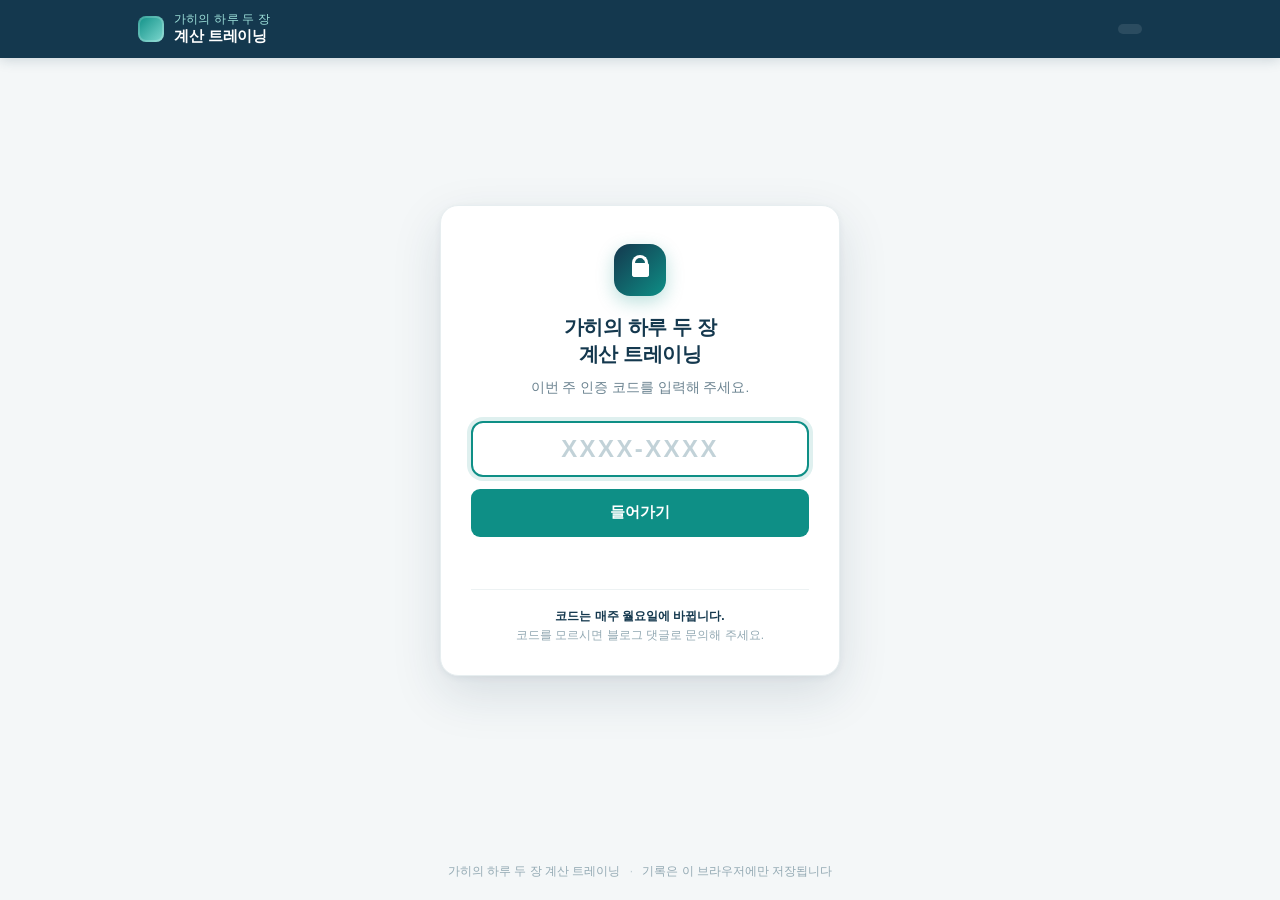
<file: docs/index.html>
<!DOCTYPE html>
<html lang="ko">
<head>
<meta charset="utf-8">
<meta name="viewport" content="width=device-width, initial-scale=1, viewport-fit=cover">
<title>가히의 하루 두 장 계산 트레이닝</title>
<meta name="description" content="초등 계산 연습을 온라인에서 바로 풀고 자동으로 채점받는 학습 사이트">
<meta name="robots" content="noindex, nofollow">
<meta name="theme-color" content="#14384E">
<link rel="icon" href="data:image/svg+xml,%3Csvg xmlns='http://www.w3.org/2000/svg' viewBox='0 0 32 32'%3E%3Crect width='32' height='32' rx='8' fill='%2314384E'/%3E%3Ctext x='16' y='23' font-size='19' text-anchor='middle' fill='%237FD9D0' font-family='sans-serif' font-weight='bold'%3E%C3%97%3C/text%3E%3C/svg%3E">
<link rel="stylesheet" href="assets/app.css">
<link rel="stylesheet" href="assets/concept.css">
<link rel="stylesheet" href="assets/print.css">
</head>
<body class="locked">

<header class="topbar">
  <div class="tb-inner">
    <a class="brand" href="#/">
      <span class="brand-mark"></span>
      <span class="brand-txt">가히의 하루 두 장<b>계산 트레이닝</b></span>
    </a>
    <nav class="crumbs" id="crumbs"></nav>
    <span class="weekchip" id="weeklabel"></span>
  </div>
</header>

<!-- 인증 화면 -->
<div id="gate" class="gate" hidden></div>

<!-- 학습 화면 (인증 후 표시) -->
<main id="shell" class="app" hidden>
  <div id="app"></div>
</main>

<!-- 인쇄 전용 지면 (화면에는 보이지 않습니다) -->
<div id="printarea" class="paper"></div>

<footer class="foot">
  <span>가히의 하루 두 장 계산 트레이닝</span>
  <span class="dot">·</span>
  <span>기록은 이 브라우저에만 저장됩니다</span>
</footer>

<script src="data/manifest.js"></script>
<script src="data/keys.js"></script>
<script src="assets/app.js"></script>
<script src="assets/print.js"></script>
<script src="assets/auth.js"></script>
</body>
</html>
</file>
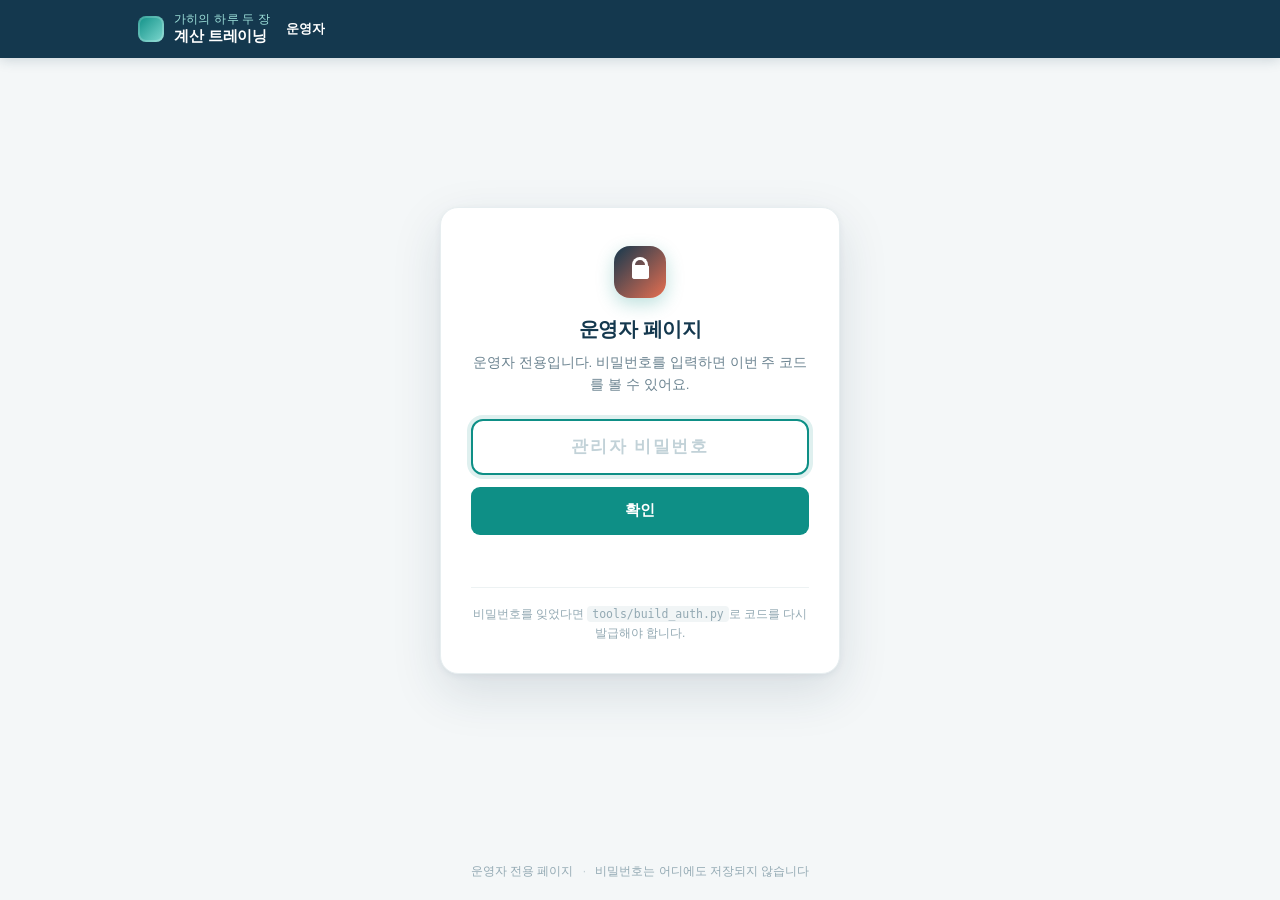
<file: docs/admin.html>
<!DOCTYPE html>
<html lang="ko">
<head>
<meta charset="utf-8">
<meta name="viewport" content="width=device-width, initial-scale=1, viewport-fit=cover">
<title>운영자 · 가히의 하루 두 장 계산 트레이닝</title>
<meta name="robots" content="noindex, nofollow">
<meta name="theme-color" content="#14384E">
<link rel="icon" href="data:image/svg+xml,%3Csvg xmlns='http://www.w3.org/2000/svg' viewBox='0 0 32 32'%3E%3Crect width='32' height='32' rx='8' fill='%2314384E'/%3E%3Ctext x='16' y='23' font-size='19' text-anchor='middle' fill='%237FD9D0' font-family='sans-serif' font-weight='bold'%3E%C3%97%3C/text%3E%3C/svg%3E">
<link rel="stylesheet" href="assets/app.css">
</head>
<body class="locked">

<header class="topbar">
  <div class="tb-inner">
    <a class="brand" href="index.html">
      <span class="brand-mark"></span>
      <span class="brand-txt">가히의 하루 두 장<b>계산 트레이닝</b></span>
    </a>
    <nav class="crumbs"><span class="now">운영자</span></nav>
  </div>
</header>

<div id="gate" class="gate"></div>
<main id="shell" class="app" hidden></main>

<footer class="foot">
  <span>운영자 전용 페이지</span>
  <span class="dot">·</span>
  <span>비밀번호는 어디에도 저장되지 않습니다</span>
</footer>

<script src="data/manifest.js"></script>
<script src="data/adminvault.js"></script>
<script src="data/keys.js"></script>
<script src="assets/admin.js"></script>
</body>
</html>
</file>
<file: docs/assets/app.css>
/* ─────────────────────────────────────────────────────────
   하루 두 장 계산 트레이닝 — 온라인 버전 스타일
   ───────────────────────────────────────────────────────── */

*, *::before, *::after { box-sizing: border-box; }
/* display 를 지정한 요소에도 hidden 속성이 먹도록 */
[hidden] { display: none !important; }
html, body { margin: 0; padding: 0; }

body {
  font-family: 'Pretendard', -apple-system, BlinkMacSystemFont, 'Apple SD Gothic Neo',
               'Noto Sans KR', 'Malgun Gothic', sans-serif;
  color: #17303f;
  background: #F4F7F8;
  -webkit-text-size-adjust: 100%;
  min-height: 100vh;
  display: flex;
  flex-direction: column;
}

:root {
  --teal: #0E8F86; --teal-d: #0A6E67; --teal-l: #E4F4F2;
  --navy: #14384E; --coral: #E76F51; --sand: #F7F3EA;
  --line: #C9DAD8; --gray: #6B8390;
  --ok: #1B9E63; --ng: #D64545;
  --shadow: 0 1px 2px rgba(20,56,78,.06), 0 6px 20px rgba(20,56,78,.07);
}

a { color: inherit; text-decoration: none; }
button { font: inherit; cursor: pointer; border: none; background: none; color: inherit; }

/* ── 상단 바 ───────────────────────────────────────────── */
.topbar {
  background: var(--navy); color: #fff; position: sticky; top: 0; z-index: 50;
  box-shadow: 0 2px 12px rgba(20,56,78,.18);
}
.tb-inner {
  max-width: 1040px; margin: 0 auto; padding: 0 18px;
  height: 58px; display: flex; align-items: center; gap: 16px;
}
.brand { display: flex; align-items: center; gap: 10px; flex: none; }
.brand-mark {
  width: 26px; height: 26px; border-radius: 8px; flex: none;
  background: linear-gradient(135deg, var(--teal) 0%, #7FD9D0 100%);
  box-shadow: inset 0 0 0 2px rgba(255,255,255,.18);
}
.brand-txt { font-size: 12px; line-height: 1.25; color: #9FE3DC; letter-spacing: .02em; }
.brand-txt b { display: block; font-size: 15px; color: #fff; letter-spacing: -.01em; }
.crumbs { display: flex; align-items: center; gap: 8px; font-size: 13px; color: #9FE3DC;
          overflow: hidden; white-space: nowrap; }
.crumbs a { color: #CFEFEB; }
.crumbs a:hover { color: #fff; text-decoration: underline; }
.crumbs .sep { opacity: .5; }
.crumbs .now { color: #fff; font-weight: 600; overflow: hidden; text-overflow: ellipsis; }

/* ── 레이아웃 ─────────────────────────────────────────── */
.app { flex: 1; max-width: 1040px; width: 100%; margin: 0 auto; padding: 26px 18px 56px; }
.loading { text-align: center; color: var(--gray); padding: 60px 0; }
.foot {
  text-align: center; font-size: 12px; color: #93A9B3;
  padding: 20px; border-top: 1px solid #E4EBED; background: #fff;
}
.foot .dot { margin: 0 6px; opacity: .5; }

.page-head { margin-bottom: 22px; }
.page-head h1 { font-size: 26px; font-weight: 800; letter-spacing: -.02em; color: var(--navy); margin: 0; }
.page-head p { margin: 8px 0 0; color: var(--gray); font-size: 14px; line-height: 1.7; }
.eyebrow {
  display: inline-block; background: var(--coral); color: #fff; font-size: 11px; font-weight: 700;
  padding: 4px 11px; border-radius: 20px; letter-spacing: .05em; margin-bottom: 10px;
}

/* ── 카드 ─────────────────────────────────────────────── */
.card-grid { display: grid; grid-template-columns: repeat(auto-fill, minmax(240px, 1fr)); gap: 14px; }
.card {
  background: #fff; border-radius: 14px; padding: 20px; box-shadow: var(--shadow);
  border: 1px solid #E7EEF0; display: block; transition: transform .12s ease, box-shadow .12s ease;
}
a.card:hover { transform: translateY(-2px); box-shadow: 0 4px 8px rgba(20,56,78,.08), 0 14px 32px rgba(20,56,78,.12); }
.card.soon { opacity: .55; }
.card-tag { font-size: 11px; font-weight: 700; color: var(--teal-d); letter-spacing: .06em; }
.card.soon .card-tag { color: var(--gray); }
.card h3 { margin: 7px 0 4px; font-size: 19px; font-weight: 800; color: var(--navy); letter-spacing: -.01em; }
.card .sub { font-size: 13px; color: var(--teal-d); font-weight: 600; }
.card .desc { font-size: 12.5px; color: var(--gray); margin-top: 8px; line-height: 1.6; }

/* 진행률 */
.bar { height: 7px; border-radius: 4px; background: #E7EEF0; overflow: hidden; margin-top: 14px; }
.bar > i { display: block; height: 100%; background: linear-gradient(90deg, var(--teal), #46BFB4); border-radius: 4px; }
.bar-label { display: flex; justify-content: space-between; font-size: 11.5px; color: var(--gray); margin-top: 6px; }
.bar-label b { color: var(--teal-d); }

/* ── 회차 목록 ────────────────────────────────────────── */
.step-list { display: flex; flex-direction: column; gap: 10px; }
.step-row {
  background: #fff; border: 1px solid #E7EEF0; border-radius: 13px; padding: 15px 18px;
  box-shadow: var(--shadow); display: flex; align-items: center; gap: 16px; flex-wrap: wrap;
}
.step-no {
  width: 42px; height: 42px; border-radius: 12px; background: var(--teal-l); color: var(--teal-d);
  display: flex; align-items: center; justify-content: center; font-weight: 800; font-size: 15px; flex: none;
}
.step-row.done .step-no { background: var(--teal); color: #fff; }
.step-main { flex: 1; min-width: 190px; }
.step-main h3 { margin: 0; font-size: 16px; font-weight: 700; color: var(--navy); }
.step-main .tag { font-size: 11.5px; color: var(--coral); font-weight: 700; margin-left: 8px; }
.step-main p { margin: 4px 0 0; font-size: 12.5px; color: var(--gray); line-height: 1.6; }
.step-acts { display: flex; gap: 7px; flex-wrap: wrap; }

/* ── 버튼 ─────────────────────────────────────────────── */
.btn {
  display: inline-flex; align-items: center; justify-content: center; gap: 6px;
  padding: 9px 16px; border-radius: 9px; font-size: 13.5px; font-weight: 700;
  background: var(--teal); color: #fff; transition: filter .12s ease;
  min-height: 40px;
}
.btn:hover { filter: brightness(1.07); }
.btn.ghost { background: #fff; color: var(--navy); border: 1.5px solid var(--line); }
.btn.ghost:hover { background: #F4FAF9; }
.btn.navy { background: var(--navy); }
.btn.coral { background: var(--coral); }
.btn.lg { padding: 13px 26px; font-size: 15px; min-height: 48px; }
.btn[disabled] { opacity: .45; pointer-events: none; }
.btn-row { display: flex; gap: 10px; flex-wrap: wrap; margin-top: 18px; }

/* DAY 칩 */
.day-grid { display: grid; grid-template-columns: repeat(auto-fit, minmax(250px, 1fr)); gap: 14px; margin-top: 18px; }
.day-box { background: #fff; border: 1px solid #E7EEF0; border-radius: 12px; padding: 14px; box-shadow: var(--shadow); }
.day-box h4 { margin: 0 0 10px; font-size: 13px; font-weight: 800; color: var(--teal-d); letter-spacing: .06em; }
.sheet-link {
  display: flex; align-items: center; justify-content: space-between; gap: 8px;
  padding: 9px 11px; border-radius: 8px; background: #F4F7F8; margin-bottom: 6px;
  font-size: 13px; font-weight: 600; color: var(--navy); min-height: 40px;
}
.sheet-link:last-child { margin-bottom: 0; }
.sheet-link:hover { background: var(--teal-l); }
.sheet-link .score { font-size: 11.5px; font-weight: 700; color: var(--gray); }
.sheet-link.cleared { background: #E9F7EF; }
.sheet-link.cleared .score { color: var(--ok); }

/* ── 연습 시트 ────────────────────────────────────────── */
.sheet-head {
  background: #fff; border: 1px solid #E7EEF0; border-radius: 14px; padding: 16px 18px;
  box-shadow: var(--shadow); display: flex; align-items: center; gap: 14px; flex-wrap: wrap;
  position: sticky; top: 58px; z-index: 30; margin-bottom: 18px;
}
.sh-badge {
  width: 46px; height: 46px; border-radius: 12px; background: var(--teal); color: #fff; flex: none;
  display: flex; flex-direction: column; align-items: center; justify-content: center; line-height: 1;
}
.sh-badge b { font-size: 17px; font-weight: 800; }
.sh-badge span { font-size: 8px; letter-spacing: .1em; margin-top: 2px; }
.sh-title { flex: 1; min-width: 150px; }
.sh-title h2 { margin: 0; font-size: 17px; font-weight: 800; color: var(--navy); letter-spacing: -.01em; }
.sh-title p { margin: 3px 0 0; font-size: 12px; color: var(--gray); }
.sh-meta { display: flex; align-items: center; gap: 8px; flex-wrap: wrap; }
.chip {
  background: #F4F7F8; border-radius: 9px; padding: 7px 12px; font-size: 13px;
  font-weight: 700; color: var(--navy); min-width: 62px; text-align: center;
}
.chip small { display: block; font-size: 10px; color: var(--gray); font-weight: 600; }
.chip.ok { background: #E9F7EF; color: var(--ok); }
.chip.ng { background: #FDECEC; color: var(--ng); }

/* 문제 그리드 */
.q-grid { display: grid; gap: 10px; }
.q-grid.cols3 { grid-template-columns: repeat(3, 1fr); }
.q-grid.cols2 { grid-template-columns: repeat(2, 1fr); }
.q-grid.cols1 { grid-template-columns: 1fr; }

.q {
  background: #fff; border: 1px solid #E7EEF0; border-radius: 12px; padding: 14px;
  box-shadow: 0 1px 2px rgba(20,56,78,.05); position: relative;
  display: flex; align-items: center; gap: 10px; min-height: 66px;
}
.q .no { position: absolute; top: 7px; left: 10px; font-size: 10.5px; color: #A7BAC2; font-weight: 600; }
.q .body { display: flex; align-items: center; justify-content: center; gap: 7px;
           flex-wrap: wrap; width: 100%; padding-top: 6px; }
.q.right { border-color: #B6E3CB; background: #F5FCF8; }
.q.wrong { border-color: #F2C2C2; background: #FEF7F7; }
.mark { position: absolute; top: 7px; right: 10px; font-size: 14px; font-weight: 800; }
.q.right .mark { color: var(--ok); }
.q.wrong .mark { color: var(--ng); }

.expr { font-size: 20px; font-weight: 700; color: var(--navy); letter-spacing: .01em; white-space: nowrap; }
.expr .op { color: var(--teal-d); margin: 0 3px; }

/* 입력칸 */
input.blank {
  width: 62px; height: 44px; border: 1.6px solid var(--line); border-radius: 9px;
  text-align: center; font-size: 19px; font-weight: 700; color: var(--navy);
  background: #FBFDFD; font-family: inherit; outline: none; -moz-appearance: textfield;
}
input.blank::-webkit-outer-spin-button, input.blank::-webkit-inner-spin-button {
  -webkit-appearance: none; margin: 0;
}
input.blank:focus { border-color: var(--teal); background: #fff; box-shadow: 0 0 0 3px rgba(14,143,134,.14); }
input.blank.sm { width: 48px; }
input.blank.xs { width: 42px; height: 40px; font-size: 17px; }
input.blank:disabled { background: #F4F7F8; color: var(--navy); opacity: 1; }
.q.wrong input.blank { border-color: #E7A5A5; }
.q.right input.blank { border-color: #A8DCC0; }

.correct-hint { font-size: 12.5px; color: var(--ng); font-weight: 700; margin-left: 4px; white-space: nowrap; }
.solve-hint { font-size: 11.5px; color: var(--gray); width: 100%; text-align: center; margin-top: 4px; }

/* 세로셈 */
.vtable { border-collapse: collapse; margin: 0 auto; }
.vtable td { width: 27px; height: 26px; text-align: center; font-size: 17px; font-weight: 600;
             color: var(--navy); border: 1px dashed #DCE7E6; }
.vtable td.sign { border: none; color: var(--teal-d); width: 22px; }
.vtable tr.uline td { border-bottom: 2px solid var(--navy); }
.vtable td.hdr { border: none; height: 14px; font-size: 9px; color: #A7BAC2; font-weight: 600; }
.vtable td.pad { border: none; }
.vwrap { display: flex; align-items: center; gap: 12px; flex-wrap: wrap; justify-content: center; }

/* 장제법 */
.dtable { border-collapse: collapse; margin: 0 auto; }
.dtable td { width: 27px; height: 27px; text-align: center; font-size: 17px; font-weight: 600; color: var(--navy); }
.dtable tr:first-child td { border-bottom: 2px solid var(--navy); }
.dtable td.dv { border-right: 2px solid var(--navy); }
.dtable td.none { border: none !important; }

/* 수 가족 */
.fam-top { font-size: 18px; font-weight: 800; color: var(--navy); text-align: center; width: 100%; }
.fam-row { display: flex; align-items: center; justify-content: center; gap: 6px; font-size: 17px;
           font-weight: 700; color: var(--navy); margin-top: 8px; width: 100%; flex-wrap: wrap; }
.q.family { flex-direction: column; align-items: stretch; }

/* 묶음 표 */
.bundle-tab { width: 100%; border-collapse: collapse; background: #fff; border-radius: 12px; overflow: hidden;
              box-shadow: var(--shadow); }
.bundle-tab th, .bundle-tab td { border: 1px solid #E7EEF0; padding: 10px 8px; text-align: center;
                                 font-size: 16px; font-weight: 700; color: var(--navy); }
.bundle-tab th { background: var(--navy); color: #fff; font-size: 12px; font-weight: 700; }
.bundle-tab tr.right td { background: #F5FCF8; }
.bundle-tab tr.wrong td { background: #FEF7F7; }
.bundle-tab td.qn { font-size: 11px; color: #A7BAC2; font-weight: 600; width: 34px; }
.bundle-eq { display: flex; align-items: center; justify-content: center; gap: 5px; font-size: 16px; font-weight: 700; }

/* 단위 계산 */
.utable { border-collapse: collapse; margin: 0 auto; }
.utable td { border: 1px dashed #DCE7E6; height: 27px; padding: 0 8px; text-align: right;
             font-size: 16px; font-weight: 600; color: var(--navy); min-width: 68px; }
.utable td.sign { border: none; min-width: 20px; width: 20px; text-align: center; color: var(--teal-d); }
.utable tr.uline td { border-bottom: 2px solid var(--navy); }
.utable td.res { border: none; padding: 6px 2px 0; }
.uu { font-size: 11px; color: var(--gray); margin-left: 3px; font-weight: 500; }
.ures { display: flex; align-items: center; justify-content: flex-end; gap: 4px; }

/* □ 있는 식 */
.q.eq { flex-direction: column; align-items: stretch; }
.eq-q { font-size: 19px; font-weight: 700; color: var(--navy); text-align: center; width: 100%; }
.sqbox { display: inline-flex; align-items: center; justify-content: center;
         width: 26px; height: 26px; border: 2px solid var(--coral); border-radius: 5px;
         color: var(--coral); font-weight: 800; vertical-align: middle; margin: 0 3px; }
.eq-a { display: flex; align-items: center; justify-content: center; gap: 7px; margin-top: 10px;
        font-size: 16px; font-weight: 700; color: var(--navy); }

/* ── 채점 바 ──────────────────────────────────────────── */
.actionbar {
  position: sticky; bottom: 0; z-index: 40; margin: 22px -18px -56px; padding: 12px 18px 18px;
  background: linear-gradient(180deg, rgba(244,247,248,0) 0%, #F4F7F8 26%);
  display: flex; gap: 10px; justify-content: center; flex-wrap: wrap;
}
.actionbar .btn { box-shadow: 0 4px 16px rgba(20,56,78,.16); }

/* 결과 배너 */
.result {
  border-radius: 14px; padding: 18px 20px; margin-bottom: 18px; display: flex;
  align-items: center; gap: 16px; flex-wrap: wrap; box-shadow: var(--shadow);
}
.result.pass { background: #E9F7EF; border: 1px solid #B6E3CB; }
.result.fail { background: #FDF0EC; border: 1px solid #F3C9BC; }
.result .big { font-size: 30px; font-weight: 900; letter-spacing: -.02em; }
.result.pass .big { color: var(--ok); }
.result.fail .big { color: var(--coral); }
.result .txt { flex: 1; min-width: 180px; font-size: 13.5px; line-height: 1.65; color: #2C4A57; }
.result .txt b { color: var(--navy); }

/* ── 원리 페이지 ──────────────────────────────────────── */
.paper-fit { overflow: hidden; -webkit-overflow-scrolling: touch; }
.paper-fit::-webkit-scrollbar { height: 8px; }
.paper-fit::-webkit-scrollbar-thumb { background: #C9DAD8; border-radius: 4px; }
.paper {
  width: 210mm; transform-origin: top left; background: #fff;
  border-radius: 4px; box-shadow: var(--shadow); overflow: hidden;
}
.paper .page { page-break-after: auto; height: auto !important; min-height: 0 !important; }
.paper .cpwrap { display: block; }
.paper .cptip { margin-bottom: 14mm; }

/* ── 반응형 ───────────────────────────────────────────── */
@media (max-width: 860px) {
  .q-grid.cols3 { grid-template-columns: repeat(2, 1fr); }
}
@media (max-width: 620px) {
  .tb-inner { height: 52px; padding: 0 13px; }
  .crumbs { font-size: 12px; }
  .app { padding: 18px 13px 48px; }
  .page-head h1 { font-size: 21px; }
  .q-grid.cols3, .q-grid.cols2 { grid-template-columns: 1fr; }
  .sheet-head { top: 52px; padding: 13px; gap: 10px; }
  .sh-title h2 { font-size: 15px; }
  .expr { font-size: 19px; }
  .actionbar { margin: 20px -13px -48px; padding: 12px 13px 16px; }
  .bundle-tab th, .bundle-tab td { padding: 8px 4px; font-size: 14px; }
  .card-grid { grid-template-columns: 1fr; }
}

@media print {
  .topbar, .foot, .actionbar, .btn-row { display: none !important; }
  body { background: #fff; }
}

/* ═════════════════════════════════════════════════════════
   인증 · 관리자 · 정렬 보정  (기능 추가분)
   ═════════════════════════════════════════════════════════ */

/* 잠금 상태에서는 본문을 감춥니다 */
body.locked .foot { border-top: none; background: transparent; }

/* ── 잠금 화면 ────────────────────────────────────────── */
.gate {
  flex: 1; display: flex; align-items: center; justify-content: center;
  padding: 40px 18px 60px;
}
.gate-card {
  width: 100%; max-width: 400px; background: #fff; border-radius: 18px;
  padding: 38px 30px 30px; box-shadow: 0 2px 6px rgba(20,56,78,.06), 0 18px 50px rgba(20,56,78,.13);
  border: 1px solid #E7EEF0; text-align: center;
}
.gate-mark {
  width: 52px; height: 52px; border-radius: 16px; margin: 0 auto 18px;
  background: linear-gradient(135deg, var(--navy) 0%, var(--teal) 100%);
  display: flex; align-items: center; justify-content: center;
  box-shadow: 0 6px 18px rgba(14,143,134,.28);
}
.gate-mark::after {
  content: ''; width: 17px; height: 14px; border-radius: 3px; background: #fff;
  box-shadow: 0 -7px 0 -3px transparent, inset 0 0 0 20px #fff;
  position: relative;
}
.gate-mark::before {
  content: ''; position: absolute; width: 16px; height: 16px; margin-top: -14px;
  border: 3px solid #fff; border-bottom: none;
  border-radius: 9px 9px 0 0;
}
.gate-mark.admin { background: linear-gradient(135deg, var(--navy) 0%, var(--coral) 100%); }
.gate-card h1 { margin: 0; font-size: 20px; font-weight: 800; color: var(--navy); letter-spacing: -.02em; }
.gate-sub { margin: 9px 0 22px; font-size: 13.5px; color: var(--gray); line-height: 1.65; }
.gate-input {
  width: 100%; height: 56px; border: 2px solid var(--line); border-radius: 12px;
  text-align: center; font-size: 24px; font-weight: 800; letter-spacing: .14em;
  color: var(--navy); background: #FBFDFD; font-family: inherit; outline: none;
}
.gate-input.pw { font-size: 17px; letter-spacing: .06em; font-weight: 600; }
.gate-input::placeholder { color: #C2D2D8; font-weight: 600; letter-spacing: .1em; }
.gate-input:focus { border-color: var(--teal); background: #fff; box-shadow: 0 0 0 4px rgba(14,143,134,.13); }
.gate-btn { width: 100%; margin-top: 12px; }
.gate-msg { min-height: 20px; margin-top: 12px; font-size: 13px; color: var(--gray); line-height: 1.55; }
.gate-msg.err { color: var(--ng); font-weight: 600; }
.gate-foot { margin-top: 20px; padding-top: 17px; border-top: 1px solid #EDF2F3;
             font-size: 12px; color: #93A9B3; line-height: 1.6; }
.gate-foot code { background: #F1F5F6; border-radius: 4px; padding: 1px 5px; font-size: 11.5px; }

/* 상단 주차 표시 */
.weekchip {
  margin-left: auto; flex: none; font-size: 12px; font-weight: 600; color: #9FE3DC;
  background: rgba(255,255,255,.1); border-radius: 20px; padding: 5px 12px; white-space: nowrap;
}

/* ── 가운데 정렬 보정 ─────────────────────────────────── */
.page-head.center { text-align: center; }
.page-head.center p { max-width: 620px; margin-left: auto; margin-right: auto; }
.btn-row.center { justify-content: center; }
.paper-fit { display: block; }

/* ── 관리자 화면 ──────────────────────────────────────── */
.codehero {
  background: var(--navy); border-radius: 18px; padding: 30px 24px 26px; text-align: center;
  box-shadow: 0 18px 44px rgba(20,56,78,.2); margin-bottom: 20px;
}
.ch-label { font-size: 12.5px; font-weight: 700; color: #9FE3DC; letter-spacing: .06em; }
.ch-code {
  font-size: clamp(34px, 8vw, 52px); font-weight: 900; color: #fff; letter-spacing: .1em;
  margin: 12px 0 20px; font-variant-numeric: tabular-nums;
}
.ch-acts { display: flex; gap: 10px; justify-content: center; flex-wrap: wrap; }
.ch-next {
  margin-top: 20px; padding-top: 16px; border-top: 1px solid rgba(255,255,255,.16);
  font-size: 12.5px; color: #B6CEDA;
}
.ch-next b { color: #7FD9D0; letter-spacing: .06em; }

.notebox {
  background: var(--sand); border: 1px solid #E5DCC8; border-radius: 12px;
  padding: 16px 20px; font-size: 13px; color: #6B5A38; line-height: 1.75;
}
.notebox b { display: block; color: #8A5A18; margin-bottom: 6px; }
.notebox ul { margin: 0; padding-left: 18px; }

.sec-title { font-size: 15px; font-weight: 800; color: var(--navy); margin: 26px 0 12px;
             padding-left: 11px; border-left: 4px solid var(--teal); }
.tablewrap { overflow-x: auto; border-radius: 12px; box-shadow: var(--shadow); background: #fff; }
.codetab { width: 100%; border-collapse: collapse; min-width: 480px; }
.codetab th, .codetab td { padding: 11px 12px; text-align: left; font-size: 13px;
                           border-bottom: 1px solid #EDF2F3; color: var(--navy); }
.codetab th { background: #F4F7F8; font-size: 11.5px; color: var(--gray); font-weight: 700; }
.codetab .wk { font-weight: 700; width: 70px; }
.codetab .range { color: var(--gray); font-size: 12.5px; }
.codetab .code code { font-size: 15px; font-weight: 800; letter-spacing: .09em; color: var(--navy); }
.codetab tr.past { opacity: .45; }
.codetab tr.now { background: #E9F7EF; }
.codetab tr.now .code code { color: var(--ok); }
.pill { display: inline-block; font-size: 11px; font-weight: 700; border-radius: 20px; padding: 3px 10px; }
.pill.now { background: var(--ok); color: #fff; }
.pill.past { background: #E7EEF0; color: var(--gray); }
.pill.future { background: var(--teal-l); color: var(--teal-d); }
.mini {
  font-size: 11.5px; font-weight: 700; color: var(--teal-d); background: var(--teal-l);
  border-radius: 7px; padding: 6px 11px; white-space: nowrap;
}
.mini:hover { background: #D2ECE9; }

@media (max-width: 620px) {
  .gate { padding: 22px 14px 40px; }
  .gate-card { padding: 30px 22px 24px; }
  .weekchip { display: none; }
  .codehero { padding: 24px 16px 20px; }
}

/* 인쇄 버튼(작은 크기) */
.btn.sm { padding: 7px 13px; font-size: 12.5px; min-height: 36px; }

/* ── 제목 줄 오른쪽 액션 (인쇄 버튼) ───────────────────── */
.page-head.withaction {
  display: flex; align-items: flex-start; justify-content: space-between;
  gap: 24px; flex-wrap: wrap;
}
.page-head.withaction .ph-main { flex: 1 1 320px; min-width: 260px; }
.page-head.withaction .ph-act {
  flex: none; display: flex; flex-direction: column; align-items: flex-end; gap: 5px;
  padding-top: 26px;
}
.ph-hint { font-size: 11.5px; color: #93A9B3; }

@media (max-width: 620px) {
  .page-head.withaction { gap: 14px; }
  .page-head.withaction .ph-act { padding-top: 0; width: 100%; align-items: stretch; }
  .page-head.withaction .ph-act .btn { width: 100%; }
  .ph-hint { text-align: center; }
}

/* 잠금 화면의 코드 문의 링크 */
.gate-link {
  display: inline-block; margin-top: 12px; padding: 9px 16px; border-radius: 8px;
  background: var(--teal-l); color: var(--teal-d); font-weight: 700; font-size: 12.5px;
}
.gate-link:hover { background: #D2ECE9; }
.gate-foot b { color: var(--navy); font-weight: 700; }

/* 운영 안내 목록 안의 굵은 글씨는 줄바꿈하지 않습니다 */
.notebox li b { display: inline; color: inherit; font-weight: 700; }

/* ═════════════════════════════════════════════════════════
   1학년 유형 (화면용)
   ═════════════════════════════════════════════════════════ */
.q.part { flex-direction: column; align-items: center; }
.q.part .pbar { width: 100%; max-width: 260px; border: 2px solid var(--navy);
                border-radius: 8px; overflow: hidden; margin-top: 4px; }
.q.part .pb-top { height: 46px; display: flex; align-items: center; justify-content: center;
                  background: var(--teal-l); border-bottom: 2px solid var(--navy); }
.q.part .pb-bot { display: flex; }
.q.part .pb-half { flex: 1; height: 46px; display: flex; align-items: center; justify-content: center; }
.q.part .pb-half:first-child { border-right: 2px solid var(--navy); }
.pv { font-size: 22px; font-weight: 800; color: var(--navy); }

.atab { border-collapse: collapse; margin: 0 auto; background: #fff;
        box-shadow: var(--shadow); border-radius: 10px; overflow: hidden; }
.atab th, .atab td { border: 1px solid #E7EEF0; text-align: center; padding: 6px;
                     font-size: 19px; font-weight: 700; color: var(--navy); min-width: 74px; height: 62px; }
.atab .corner { background: var(--navy); color: #fff; font-size: 22px; }
.atab tr:first-child th { background: var(--teal); color: #fff; }
.atab .rowh { background: var(--teal-l); color: var(--teal-d); }
.atab td.right { background: #F5FCF8; }
.atab td.wrong { background: #FEF7F7; }
.atab td { position: relative; }
.atab td .mark { top: 2px; right: 4px; font-size: 12px; }

.q.eq1 { justify-content: center; }
.eq1q { font-size: 21px; font-weight: 700; color: var(--navy);
        display: flex; align-items: center; gap: 6px; }
.sq1 { display: inline-block; width: 26px; height: 26px; border: 2px solid var(--coral);
       border-radius: 5px; }

.q.numfam { flex-direction: column; align-items: stretch; }
.nf-nums { display: flex; justify-content: center; gap: 10px; margin-bottom: 10px; }
.nf-nums span { width: 38px; height: 38px; border-radius: 50%; background: var(--teal-l);
                border: 1.5px solid var(--teal); display: flex; align-items: center;
                justify-content: center; font-size: 17px; font-weight: 800; color: var(--navy); }
.nf-grid { display: grid; grid-template-columns: 1fr 1fr; gap: 8px; }
.nf-item { display: flex; align-items: center; justify-content: center; gap: 5px;
           font-size: 17px; font-weight: 700; color: var(--navy); }

.stab { width: 100%; border-collapse: collapse; background: #fff;
        box-shadow: var(--shadow); border-radius: 10px; overflow: hidden; }
.stab td { border: 1px solid #E7EEF0; text-align: center; padding: 6px; height: 60px;
           font-size: 19px; font-weight: 700; color: var(--navy); }
.stab .sn { border: none; width: 34px; font-size: 11px; color: #A7BAC2; font-weight: 600; }
.stab .smark { border: none; width: 26px; }
.stab tr.right td.sfix { background: #F5FCF8; }
.stab tr.wrong td.sfix { background: #FEF7F7; }

.bhint { font-size: 13.5px; color: var(--teal-d); background: var(--teal-l);
         border-radius: 8px; padding: 10px 14px; margin-bottom: 14px; line-height: 1.55; }

/* ═════════════════════════════════════════════════════════
   1학년 2학기 유형 (화면용)
   ═════════════════════════════════════════════════════════ */

/* 10개씩 묶음과 낱개 */
.q.tens .body { justify-content: flex-start; gap: 10px; }
.tpic { display: inline-flex; align-items: center; gap: 4px; flex-wrap: wrap; }
.tbar { width: 16px; height: 38px; border: 1.5px solid var(--teal); border-radius: 3px;
        background: var(--teal-l); color: var(--teal-d); font-size: 9px; font-weight: 800;
        display: inline-flex; align-items: flex-end; justify-content: center; padding-bottom: 2px; }
.tdot { width: 12px; height: 12px; border-radius: 50%; background: var(--coral); display: inline-block; }
.tgap { width: 8px; display: inline-block; }
.tarrow { font-size: 17px; color: var(--teal); font-weight: 900; }
.tnum { font-size: 26px; font-weight: 800; color: var(--navy); }
.tsplit { font-size: 15px; font-weight: 700; color: var(--navy);
          display: inline-flex; align-items: center; gap: 4px; flex-wrap: wrap; }

/* 세로셈 (두 자리) */
.v2 { border-collapse: collapse; }
.v2 td { width: 28px; height: 28px; text-align: center; font-size: 19px;
         font-weight: 700; color: var(--navy); border: 1px dashed #DCE7E6; }
.v2 .vhdr td { border: none; height: 14px; font-size: 9px; color: #A7BAC2; font-weight: 600; }
.v2 .vsign { border: none; width: 20px; font-size: 17px; color: var(--teal-d); }
.v2 .vline td { border-bottom: 2px solid var(--navy); }

/* 세 수 이어 계산 */
.q.chain, .q.bridge, .q.frames { flex-direction: column; align-items: flex-start; gap: 6px; }
.chq { font-size: 21px; font-weight: 800; color: var(--navy); padding-top: 6px; }
.chq u { text-decoration-color: var(--coral); text-underline-offset: 3px; }
.chstep { font-size: 15px; font-weight: 600; color: #3D5866;
          display: flex; align-items: center; gap: 6px; }
.chstep b { color: var(--teal-d); }

/* 십틀 */
.tframe { display: inline-grid; grid-template-columns: repeat(5, 22px); grid-auto-rows: 22px;
          border: 2px solid var(--navy); flex: none; }
.tfc { border: .5px solid #C8D8D6; }
.tfc.tf-on { background: var(--teal); }
.tfc.tf-x { background: #EDF3F2;
  background-image: linear-gradient(45deg, transparent 44%, #9BB2AF 44%, #9BB2AF 56%, transparent 56%),
                    linear-gradient(-45deg, transparent 44%, #9BB2AF 44%, #9BB2AF 56%, transparent 56%); }
.q.tf .body { justify-content: flex-start; gap: 12px; }
.tfq { font-size: 20px; font-weight: 800; color: var(--navy);
       display: inline-flex; align-items: center; gap: 6px; white-space: nowrap; }

/* 십틀 두 개 (받아올림) */
.frq { font-size: 21px; font-weight: 800; color: var(--navy); padding-top: 6px; }
.frpic { display: flex; align-items: center; gap: 8px; }
.frplus { font-size: 19px; font-weight: 900; color: var(--coral); }
.frstep { display: flex; align-items: center; gap: 6px; font-size: 15px; font-weight: 700; }
.frstep b { color: var(--teal-d); }

/* 10에서 빼기 (받아내림) */
.brgq { font-size: 21px; font-weight: 800; color: var(--navy); padding-top: 6px; }
.brgsplit { display: flex; gap: 6px; }
.brgt, .brgo { width: 42px; height: 32px; border-radius: 6px; display: flex;
               align-items: center; justify-content: center; font-size: 18px; font-weight: 800; }
.brgt { background: var(--navy); color: #fff; }
.brgo { background: var(--teal-l); color: var(--navy); border: 1.5px solid var(--teal); }

@media (max-width: 620px) {
  .atab th, .atab td { min-width: 52px; height: 50px; font-size: 16px; padding: 3px; }
  .stab td { height: 48px; font-size: 16px; }
  .nf-grid { grid-template-columns: 1fr; }
  .tframe { grid-template-columns: repeat(5, 17px); grid-auto-rows: 17px; }
  .tfq, .chq, .frq, .brgq { font-size: 18px; }
  .tbar { width: 13px; height: 32px; }
  .tdot { width: 10px; height: 10px; }
  .q.tens .body { gap: 6px; }
}
</file>
<file: docs/assets/concept.css>
/* 자동 생성 — 인쇄본 원리 페이지 디자인을 웹에서 재사용 */
:root{--teal:#0E8F86; --teal-d:#0A6E67; --teal-l:#E4F4F2;
  --navy:#14384E; --coral:#E76F51; --sand:#F7F3EA;
  --line:#C9DAD8; --gray:#6B8390;}
.paper .page{width:210mm; height:297mm; position:relative; overflow:hidden;
        page-break-after:always; background:#fff;}
.paper .page:last-child{page-break-after:auto;}
.paper .cover{background:var(--navy); color:#fff;}
.paper .cvbg{position:absolute; inset:0;
  background:
    radial-gradient(circle at 88% 12%, rgba(14,143,134,.85) 0 120mm, transparent 120mm),
    radial-gradient(circle at 8% 92%, rgba(231,111,81,.55) 0 80mm, transparent 80mm);}
.paper .cvinner{position:relative; padding:38mm 24mm; height:100%; display:flex; flex-direction:column;}
.paper .cvtag{font-size:11pt; letter-spacing:.22em; color:#9FE3DC; font-weight:600;}
.paper .cvtitle{font-size:44pt; line-height:1.18; margin-top:9mm; font-weight:900; letter-spacing:-.02em;}
.paper .cvtitle span{color:#7FD9D0;}
.paper .cvline{width:34mm; height:2.4mm; background:var(--coral); margin:9mm 0 7mm; border-radius:2mm;}
.paper .cvsub{font-size:16pt; font-weight:700; color:#DCEFEC;}
.paper .cvdesc{margin-top:6mm; font-size:11.5pt; line-height:1.85; color:#B6CEDA;}
.paper .cvname{margin-top:auto; background:rgba(255,255,255,.09); border:1px solid rgba(255,255,255,.22);
          border-radius:4mm; padding:9mm 10mm;}
.paper .cvnrow{display:flex; align-items:center; gap:6mm; margin-bottom:7mm; font-size:12pt;}
.paper .cvnrow:last-child{margin-bottom:0;}
.paper .cvnrow span{width:22mm; color:#9FE3DC; font-weight:600;}
.paper .cvnrow i{flex:1; border-bottom:1.2px solid rgba(255,255,255,.42); height:7mm;}
.paper .toc{padding:15mm 16mm;}
.paper .tochead h2{font-size:22pt; color:var(--navy); font-weight:900;}
.paper .tochead p{margin-top:3mm; font-size:10.5pt; color:var(--gray); line-height:1.7;}
.paper .toctab{width:100%; border-collapse:collapse; margin-top:6mm; font-size:9.5pt;}
.paper .toctab th,.paper .toctab td{border-bottom:1px solid var(--line); padding:2.3mm 2.2mm; vertical-align:middle;}
.paper .tochdr th{background:var(--navy); color:#fff; font-size:9.5pt; font-weight:700; border:none;}
.paper .tno{width:14mm; text-align:center; font-weight:800; color:var(--teal);}
.paper .tti{width:52mm; font-weight:700; color:var(--navy);}
.paper .ttag{width:22mm; text-align:center;}
.paper .ttag{color:var(--coral); font-weight:700; font-size:8.5pt;}
.paper .tgoal{color:#4A6472; line-height:1.55; font-size:9pt;}
.paper .howto{margin-top:6mm;}
.paper .howto h3{font-size:13pt; color:var(--navy); font-weight:800; margin-bottom:5mm;
            padding-left:4mm; border-left:2mm solid var(--teal);}
.paper .howgrid{display:grid; grid-template-columns:1fr 1fr; gap:4mm;}
.paper .howcard{background:var(--teal-l); border-radius:3mm; padding:3.4mm; display:flex; gap:3mm;}
.paper .hnum{width:8mm; height:8mm; flex:none; border-radius:50%; background:var(--teal); color:#fff;
        display:flex; align-items:center; justify-content:center; font-weight:800; font-size:10pt;}
.paper .htxt{font-size:9pt; line-height:1.65; color:#20505A;}
.paper .howwarn{margin-top:4mm; background:#FDF0EC; border:1px solid #F3C9BC; border-radius:3mm;
           padding:3.6mm 5mm; font-size:9pt; color:#9C4028; line-height:1.55;}
.paper .stepcover{padding:0;}
.paper .scnum{position:absolute; right:14mm; top:6mm; font-size:88pt; font-weight:900;
         color:var(--teal-l); letter-spacing:-.04em;}
.paper .scwrap{position:relative; padding:26mm 20mm 0;}
.paper .sctag{display:inline-block; background:var(--coral); color:#fff; font-size:9.5pt; font-weight:700;
         padding:1.6mm 5mm; border-radius:10mm; letter-spacing:.05em;}
.paper .sctitle{font-size:26pt; font-weight:900; color:var(--navy); margin-top:6mm; letter-spacing:-.02em;}
.paper .scgoal{margin-top:7mm; background:var(--teal-l); border-left:2.6mm solid var(--teal);
          border-radius:0 3mm 3mm 0; padding:5.5mm 6mm; font-size:10.5pt; line-height:1.7; color:#1C4B52;}
.paper .scgoal span{display:block; font-size:8.5pt; font-weight:800; color:var(--teal-d);
               letter-spacing:.14em; margin-bottom:2mm;}
.paper .record{position:absolute; left:20mm; right:20mm; bottom:18mm;}
.paper .rechead{font-size:12pt; font-weight:800; color:var(--navy); margin-bottom:5mm;
           padding-left:3.5mm; border-left:2mm solid var(--teal);}
.paper .rectab{width:100%; border-collapse:collapse;}
.paper .rectab th,.paper .rectab td{border:1px solid var(--line); height:10.5mm;}
.paper .rechdr th{background:var(--teal); color:#fff; font-size:7.5pt; font-weight:700;
             height:8mm; padding:0 1mm; border-color:var(--teal);}
.paper .rectab .rd{background:var(--teal-l); color:var(--teal-d); font-weight:800;
              font-size:8.5pt; text-align:center; width:18mm;}
.paper .rectab tr:nth-child(even) td{background:#FAFDFD;}
.paper .rectab tr:nth-child(even) .rd{background:var(--teal-l);}
.paper .recnote{margin-top:4mm; font-size:8.5pt; color:var(--gray); text-align:center; line-height:1.6;}
.paper .concept{padding:0;}
.paper .cpwrap{height:100%; display:flex; flex-direction:column;}
.paper .cphead{background:var(--navy); color:#fff; padding:12mm 17mm 9mm; position:relative;}
.paper .cpkey{display:inline-block; background:var(--coral); font-size:9pt; font-weight:800;
         padding:1.4mm 4.5mm; border-radius:8mm; letter-spacing:.1em;}
.paper .cptitle{font-size:21pt; font-weight:900; margin-top:3.5mm; letter-spacing:-.02em;}
.paper .cpsub{font-size:10pt; color:#9FE3DC; margin-top:2.5mm;}
.paper .cpbody{flex:1; padding:7mm 17mm 0;}
.paper .csec{margin-bottom:5.4mm;}
.paper .csec h3{font-size:11.5pt; font-weight:800; color:var(--navy); display:flex; align-items:center;
           gap:2.5mm; margin-bottom:3mm;}
.paper .csec h3 b{color:var(--teal-d);}
.paper .dot{width:3mm; height:3mm; border-radius:50%; background:var(--teal); flex:none;}
.paper .csec p{font-size:9.3pt; line-height:1.72; color:#3D5866; margin-bottom:3.2mm;}
.paper .csec p b{color:var(--teal-d); font-weight:700;}
.paper .cptip{margin:0 17mm 10mm; background:var(--sand); border:1px solid #E5DCC8; border-radius:3mm;
         padding:4mm 5mm; font-size:8.6pt; line-height:1.7; color:#6B5A38;}
.paper .tiplab{display:block; font-weight:800; color:#A07A2C; font-size:8.5pt; letter-spacing:.1em; margin-bottom:2mm;}
.paper .cptip b{color:#8A5A18;}
.paper .splitbox{background:var(--teal-l); border-radius:4mm; padding:4.6mm; text-align:center;}
.paper .sbig{font-size:20pt; font-weight:900; color:var(--navy);}
.paper .sarrow{font-size:8.5pt; color:var(--teal-d); font-weight:700; margin:3mm 0;}
.paper .sarrow::before{content:'▼ ';}
.paper .spair{display:flex; align-items:center; justify-content:center; gap:4mm;}
.paper .scard{background:#fff; border:1.4px solid var(--teal); border-radius:3mm; padding:3.5mm 5mm; min-width:28mm;}
.paper .sc1{font-size:11pt; font-weight:700; color:#3D5866;}
.paper .sc2{font-size:14pt; font-weight:900; color:var(--teal-d); margin-top:1mm;}
.paper .splus{font-size:16pt; font-weight:900; color:var(--teal-d);}
.paper .sres{margin-top:3mm; font-size:15pt; font-weight:800; color:var(--navy);}
.paper .sres b{color:var(--coral); font-size:18pt;}
.paper .vdemo{display:flex; align-items:center; gap:8mm; background:#F7FBFB; border-radius:4mm; padding:4.6mm 6mm;}
.paper .vdemo.big{padding:5.4mm 6mm;}
.paper .vnote{font-size:8.8pt; line-height:1.75; color:#3D5866;}
.paper .vnote > div{margin-bottom:2mm;}
.paper .vb{display:inline-block; background:var(--teal); color:#fff; font-size:7.5pt; font-weight:700;
      padding:.6mm 2.4mm; border-radius:1.5mm; margin-right:2mm;}
.paper .warn{margin-top:3mm; padding-top:3mm; border-top:1px dashed #C9DAD8;}
.paper .bad{color:#C0392B; font-weight:700;}
.paper .good{color:var(--teal-d); font-weight:700;}
.paper .movebox{display:flex; align-items:stretch; gap:3mm; margin-bottom:5mm;}
.paper .mvstep{flex:1; background:var(--teal-l); border-radius:3mm; padding:4mm; text-align:center;}
.paper .mvlab{font-size:8pt; font-weight:800; color:var(--teal-d); letter-spacing:.08em;}
.paper .mvbody{font-size:11.5pt; font-weight:700; color:var(--navy); margin-top:2mm;}
.paper .mvbody b{color:var(--coral);}
.paper .mvto{display:flex; align-items:center; font-size:13pt; color:var(--teal); font-weight:900;}
.paper .guessrow{display:flex; gap:4mm;}
.paper .gcard{flex:1; border:1.2px solid var(--line); border-radius:3mm; padding:4.5mm; text-align:center;}
.paper .gq{font-size:13pt; font-weight:800; color:var(--navy);}
.paper .ga{font-size:9.5pt; color:#4A6472; margin-top:2.5mm; line-height:1.6;}
.paper .gs{color:var(--teal-d); font-weight:800;}
.paper .gs.bad{color:#C0392B;}
.paper .orderrow{display:flex; align-items:center; gap:3mm; margin-bottom:4mm; justify-content:center;}
.paper .ocard{background:var(--navy); color:#fff; border-radius:2.5mm; padding:2.6mm 5mm;
         font-size:10pt; font-weight:700; display:flex; align-items:center; gap:2.5mm;}
.paper .onum{width:5.5mm; height:5.5mm; border-radius:50%; background:var(--coral);
        display:flex; align-items:center; justify-content:center; font-size:8pt; font-weight:900;}
.paper .oarrow{color:var(--teal); font-weight:900; font-size:12pt;}
.paper .twoq{display:flex; gap:4mm;}
.paper .qcard{flex:1; border:1.4px solid var(--teal); border-radius:3.5mm; padding:5mm; background:#F7FBFB;}
.paper .qcard.alt{border-color:var(--coral); background:#FDF6F3;}
.paper .qtag{display:inline-block; background:var(--teal); color:#fff; font-size:8pt; font-weight:800;
        padding:1.2mm 3.5mm; border-radius:6mm;}
.paper .qcard.alt .qtag{background:var(--coral);}
.paper .qtxt{font-size:10pt; line-height:1.7; color:#2C4A57; margin-top:3mm;}
.paper .qpic{font-size:11pt; letter-spacing:.06em; color:var(--teal-d); margin:3.5mm 0; text-align:center;}
.paper .qcard.alt .qpic{color:var(--coral);}
.paper .qres{font-size:13pt; font-weight:900; color:var(--navy); text-align:center;}
.paper .qunit{font-size:9.5pt; color:var(--coral); font-weight:700;}
.paper .famdemo{background:var(--teal-l); border-radius:4mm; padding:5.5mm;}
.paper .fnums{display:flex; justify-content:center; gap:4mm; margin-bottom:4mm;}
.paper .fnums span{width:13mm; height:13mm; border-radius:50%; background:#fff; border:1.6px solid var(--teal);
              display:flex; align-items:center; justify-content:center; font-size:13pt; font-weight:900; color:var(--navy);}
.paper .fgrid{display:grid; grid-template-columns:1fr 1fr; gap:2.5mm;}
.paper .fitem{background:#fff; border-radius:2.5mm; padding:3mm; text-align:center;
         font-size:12pt; font-weight:700; color:#3D5866;}
.paper .fitem.hi{background:var(--navy); color:#fff; font-weight:900;}
.paper .fnote{margin-top:4mm; font-size:9pt; color:#3D5866; text-align:center; line-height:1.6;}
.paper .revbox{background:#F7FBFB; border-radius:4mm; padding:5.5mm; text-align:center;}
.paper .rvq{font-size:17pt; font-weight:900; color:var(--navy);}
.paper .rvarrow{font-size:8.5pt; color:var(--teal-d); font-weight:700; margin:2.5mm 0;}
.paper .rvarrow::before{content:'▼ ';}
.paper .rvlist{display:flex; justify-content:center; gap:2.5mm;}
.paper .rvlist span{background:#fff; border:1.2px solid var(--line); border-radius:2.5mm;
               padding:2.6mm 3.5mm; font-size:10.5pt; font-weight:700; color:#6B8390;}
.paper .rvlist .hit{background:var(--coral); border-color:var(--coral); color:#fff; font-weight:900;}
.paper .rvres{margin-top:3.5mm; font-size:13pt; font-weight:800; color:var(--navy);}
.paper .rvres b{color:var(--coral); font-size:16pt;}
.paper .tipline{margin-top:3.5mm; font-size:9.5pt; color:#3D5866; background:var(--teal-l);
           border-radius:2.5mm; padding:3.5mm 4.5mm; line-height:1.6;}
.paper .tipline b{color:var(--teal-d);}
.paper .ddemo{display:flex; align-items:center; gap:8mm; background:#F7FBFB; border-radius:4mm; padding:4.6mm 6mm;}
.paper .dnote{font-size:9.5pt; line-height:1.9;}
.paper .dnote .ok{color:var(--teal-d); font-weight:700;}
.paper .dnote .ng{color:#C0392B; font-weight:700;}
.paper .checkbox{display:flex; gap:3mm; align-items:stretch;}
.paper .ckstep{flex:1; background:var(--teal-l); border-radius:3mm; padding:4.5mm; text-align:center;}
.paper .ckstep.ok{background:#E9F7EF;}
.paper .cklab{font-size:8pt; font-weight:800; color:var(--teal-d); letter-spacing:.08em;}
.paper .ckbody{font-size:12pt; font-weight:700; color:var(--navy); margin-top:2mm;}
.paper .ckbody b{color:var(--coral);}
.paper .ckto{display:flex; align-items:center; font-size:13pt; color:var(--teal); font-weight:900;}
.paper .rulegrid{display:grid; grid-template-columns:1fr 1fr; gap:3.5mm;}
.paper .rcard{border:1.2px solid var(--line); border-radius:3mm; padding:4mm 4.5mm;}
.paper .rcard.warn{border-color:#F3C9BC; background:#FDF6F3;}
.paper .rf{font-size:13pt; font-weight:900; color:var(--navy);}
.paper .no{font-size:9pt; color:#C0392B; margin-left:2mm;}
.paper .rex{font-size:10.5pt; color:var(--teal-d); font-weight:700; margin-top:1.5mm;}
.paper .rwhy{font-size:8.5pt; color:var(--gray); margin-top:1.5mm;}
.paper .unitcards{display:flex; gap:4mm;}
.paper .ucard{flex:1; border-radius:3.5mm; padding:5mm; text-align:center;}
.paper .ucard.t{background:var(--teal-l); border:1.4px solid var(--teal);}
.paper .ucard.l{background:#FDF6F3; border:1.4px solid var(--coral);}
.paper .ut1{font-size:10pt; font-weight:800; color:var(--navy); margin-bottom:2.5mm;}
.paper .ut2{font-size:12.5pt; font-weight:800; color:var(--teal-d); line-height:1.75;}
.paper .ucard.l .ut2{color:#B0492F;}
.paper .udemo{display:flex; gap:4mm;}
.paper .udbox{flex:1; background:#F7FBFB; border-radius:3.5mm; padding:4.5mm; text-align:center;}
.paper .udlab{font-size:9pt; font-weight:800; color:var(--navy); margin-bottom:3mm;}
.paper .udnote{font-size:8.5pt; color:#4A6472; margin-top:3mm; line-height:1.6;}
.paper .udnote b{color:var(--coral);}
.paper .coverbox{display:flex; gap:3.5mm;}
.paper .cvcase{flex:1; border:1.3px solid var(--teal); border-radius:3.5mm; padding:4.5mm 4mm; text-align:center; background:#F7FBFB;}
.paper .cvcase.alt{border-color:var(--coral); background:#FDF6F3;}
.paper .cvhead{font-size:9pt; font-weight:800; color:var(--navy); min-height:9mm; line-height:1.5;}
.paper .cvq{font-size:14pt; font-weight:900; color:var(--navy); margin:2.5mm 0;}
.paper .sqd{display:inline-block; min-width:6.5mm; border:1.4px solid var(--coral); border-radius:1.2mm;
       color:var(--coral); padding:0 1mm;}
.paper .cvsay{font-size:8.5pt; color:var(--gray); font-style:italic;}
.paper .cva{font-size:11.5pt; font-weight:800; color:var(--teal-d); margin:2.5mm 0;}
.paper .cva b{color:var(--coral); font-size:14pt;}
.paper .cvrule{font-size:8pt; color:#fff; background:var(--navy); border-radius:6mm; padding:1.4mm 2mm;}
.paper .verifyrow{display:flex; gap:4mm;}
.paper .vfcard{flex:1; border:1.2px solid var(--line); border-radius:3mm; padding:4mm; text-align:center;}
.paper .vfcard.bad{border-color:#F3C9BC; background:#FDF6F3;}
.paper .vfq{font-size:13pt; font-weight:800; color:var(--navy);}
.paper .vfa{font-size:9pt; color:#4A6472; margin-top:2mm;}
.paper .csec.chk{background:var(--navy); border-radius:4mm; padding:4.2mm 5.5mm; margin-bottom:4mm;}
.paper .csec.chk h3{color:#fff;}
.paper .csec.chk .dot{background:var(--coral);}
.paper .chkrow{display:flex; align-items:center; justify-content:space-between; gap:5mm;}
.paper .chkq{font-size:11pt; font-weight:700; color:#fff; line-height:2.05;}
.paper .cbox{display:inline-block; width:10mm; height:6.4mm; background:#fff; border-radius:1.2mm;
        vertical-align:middle; margin:0 1mm;}
.paper .cbox.wide{width:17mm;}
.paper .chkhint{font-size:8.5pt; color:#9FE3DC; white-space:nowrap;}
.paper .ws{padding:12mm 14mm 10mm; display:flex; flex-direction:column;}
.paper .wshead{display:flex; align-items:center; gap:4mm; border-bottom:2.2px solid var(--navy);
          padding-bottom:3.5mm; margin-bottom:6mm;}
.paper .daybadge{width:14mm; height:14mm; border-radius:3mm; background:var(--teal); color:#fff;
            display:flex; flex-direction:column; align-items:center; justify-content:center; flex:none;}
.paper .dnum{font-size:15pt; font-weight:900; line-height:1;}
.paper .dlab{font-size:6pt; letter-spacing:.12em; margin-top:.6mm;}
.paper .wstitle{flex:1; font-size:15pt; font-weight:900; color:var(--navy); letter-spacing:-.02em;}
.paper .abbadge{width:9mm; height:9mm; border-radius:2mm; background:var(--navy); color:#fff;
           display:flex; align-items:center; justify-content:center; font-size:12pt; font-weight:900; flex:none;}
.paper .scorebox{border:1.2px solid var(--line); border-radius:2mm; overflow:hidden; width:34mm; flex:none;}
.paper .sbrow{display:flex; font-size:7.5pt; color:var(--gray);}
.paper .sbrow span{flex:1; text-align:center; padding:1.1mm 0; border-bottom:1px solid #E8F0EF;}
.paper .sbrow span:first-child{border-right:1px solid #E8F0EF;}
.paper .sbtot{font-size:7.5pt; text-align:center; padding:1.4mm 0; background:var(--teal-l);
         color:var(--teal-d); font-weight:700;}
.paper .wsbody{flex:1; min-height:0; display:flex; flex-direction:column;}
.paper .pfoot{text-align:center; font-size:7.5pt; color:#A8BCC4; margin-top:3mm; flex:none;}
.paper .grid{display:grid; gap:0; flex:1; min-height:0;}
.paper .g2{grid-template-columns:1fr 1fr;}
.paper .g3{grid-template-columns:1fr 1fr 1fr;}
.paper .g4{grid-template-columns:repeat(4,1fr);}
.paper .qn{font-size:8pt; color:var(--gray); margin-right:1.5mm; vertical-align:top;}
.paper .mh{display:flex; align-items:center; padding:1mm 2mm;}
.paper .expr{font-size:15pt; font-weight:600; color:var(--navy); letter-spacing:.02em;}
.paper .op{margin:0 1.6mm; color:var(--teal-d);}
.paper .ansbox{display:inline-block; width:19mm; height:8.5mm; border:1.2px solid #B9CBC9;
          border-radius:1.4mm; margin-left:1.5mm; background:#FAFDFD;}
.paper .ansbox.sm{width:12mm;}
.paper .vgrid{align-content:space-around;}
.paper .vcell{display:flex; align-items:flex-start; justify-content:center; padding:1mm;}
.paper .vt{border-collapse:collapse;}
.paper .vt td,.paper .vt th{width:7.2mm; height:6.8mm; text-align:center; font-size:12.5pt; font-weight:600;
                 color:var(--navy); border:1px dashed #D6E3E1;}
.paper .vt th{height:4mm; font-size:6.5pt; font-weight:600; color:#9FB4BC; border:none;}
.paper .vt .vcarry td{height:4.2mm; border:none;}
.paper .vt .vline td{border-bottom:1.6px solid var(--navy);}
.paper .vt .sign{border:none; color:var(--teal-d); font-size:13pt;}
.paper .vt .blank{}
.paper .vt .carry{border:none;}
.paper .vt.demo td{font-size:14pt;}
.paper .vt .hl{color:var(--coral); font-weight:900;}
.paper .carrynum{font-size:8pt !important; color:var(--coral) !important; font-weight:800; border:none !important;}
.paper .dgrid{align-content:space-around;}
.paper .dcell{display:flex; align-items:flex-start; justify-content:center; padding:1mm;}
.paper .dt{border-collapse:collapse;}
.paper .dt td{width:8mm; height:7.4mm; text-align:center; font-size:13pt; font-weight:600; color:var(--navy);}
.paper .dt .dempty{border:none;}
.paper .dt tr:first-child td{border-bottom:1.6px solid var(--navy);}
.paper .dt tr:first-child .dempty{border-bottom:none;}
.paper .dt .qslot{border:1px dashed #D6E3E1; border-bottom:1.6px solid var(--navy);}
.paper .dt .dvsr{border-right:1.6px solid var(--navy); position:relative;}
.paper .dt.demo td{font-size:15pt;}
.paper .dt .hl{color:var(--coral); font-weight:900;}
.paper .famgrid{align-content:space-around;}
.paper .fam{border:1.2px solid var(--line); border-radius:3mm; padding:4mm 5mm; margin:1.6mm;}
.paper .famtop{font-size:14pt; font-weight:800; color:var(--navy); text-align:center;}
.paper .famarrow{font-size:8pt; color:var(--teal-d); text-align:center; margin:2mm 0;}
.paper .famrow{text-align:center; font-size:13pt; font-weight:700; color:var(--navy); margin-top:2.6mm;}
.paper .fbox{display:inline-block; width:11mm; height:7.5mm; border:1.2px solid #B9CBC9;
        border-radius:1.4mm; vertical-align:middle; margin:0 1mm;}
.paper .bhint{font-size:9pt; color:var(--teal-d); background:var(--teal-l); border-radius:2mm;
         padding:2.6mm 4mm; margin-bottom:4mm;}
.paper .btab{width:100%; border-collapse:collapse;}
.paper .btab th,.paper .btab td{border:1px solid var(--line); text-align:center; padding:3mm 2mm;
                     font-size:13pt; font-weight:700; color:var(--navy); height:18mm;}
.paper .bthdr th{background:var(--navy); color:#fff; font-size:9pt; font-weight:700; height:auto; padding:2.8mm 2mm;}
.paper .bn{width:10mm; font-size:8pt !important; color:var(--gray) !important; font-weight:400 !important;}
.paper .hb{display:inline-block; width:12mm; height:8mm; border:1.2px solid #B9CBC9; border-radius:1.4mm;
      background:#FAFDFD; vertical-align:middle;}
.paper .bex{width:62mm;}
.paper .lbox{display:inline-block; width:11mm; height:7.5mm; border-bottom:1.4px solid #B9CBC9; vertical-align:middle; margin:0 1mm;}
.paper .ugrid{align-content:space-around;}
.paper .ucell{display:flex; align-items:flex-start; justify-content:center; padding:1.5mm;}
.paper .ut{border-collapse:collapse;}
.paper .ut td{border:1px dashed #D6E3E1; height:7.4mm; text-align:right; padding:0 2.4mm;
         font-size:13pt; font-weight:600; color:var(--navy); min-width:20mm;}
.paper .ut .usign{border:none; width:7mm; min-width:7mm; text-align:center; color:var(--teal-d); font-size:13pt;}
.paper .ut .ucarry td{border:none; height:4.4mm;}
.paper .ut .uline td{border-bottom:1.6px solid var(--navy);}
.paper .ut .ublank td{}
.paper .uu{font-size:8pt; color:var(--gray); margin-left:1mm; font-weight:400;}
.paper .ut .hl{color:var(--coral); font-weight:900;}
.paper .ut.demo td{font-size:13pt;}
.paper .eqgrid{align-content:space-around;}
.paper .eqcell{padding:1.4mm 3mm;}
.paper .eqq{font-size:12.5pt; font-weight:700; color:var(--navy); margin-bottom:1.6mm;}
.paper .sq{display:inline-block; width:7.2mm; height:7.2mm; border:1.4px solid var(--navy);
      border-radius:1.4mm; vertical-align:middle; margin:0 1mm;}
.paper .eqs{font-size:11pt; color:var(--navy); font-weight:600;}
.paper .eqline{display:inline-block; width:24mm; border-bottom:1.2px solid #B9CBC9; height:6mm; vertical-align:middle;}
.paper .eqline.short{width:14mm;}
.paper .ans{padding:14mm 14mm 8mm; display:flex; flex-direction:column;}
.paper .anshead{font-size:20pt; font-weight:900; color:var(--navy); margin-bottom:6mm;
           padding-left:4mm; border-left:3mm solid var(--coral);}
.paper .anstitle{font-size:10.5pt; font-weight:800; color:#fff; background:var(--navy);
            border-radius:2mm; padding:2mm 4mm; margin:0 0 3mm; flex:none;}
.paper .anscont{font-size:8.5pt; font-weight:600; color:#9FE3DC;}
.paper .ansblock{display:flex; gap:3mm; margin-bottom:2.4mm; align-items:flex-start; flex:none;}
.paper .anslab{font-size:8pt; font-weight:700; color:var(--teal-d); background:var(--teal-l);
          border-radius:1.5mm; padding:1.4mm 2.6mm; white-space:nowrap; flex:none; width:20mm; text-align:center;}
.paper .anslist{flex:1; display:grid; grid-template-columns:repeat(8,1fr); gap:1mm 2mm;}
.paper .ansblock.wide .anslist{grid-template-columns:repeat(4,1fr);}
.paper .ai{font-size:8.5pt; color:var(--navy); white-space:nowrap;}
.paper .ai i{font-size:6.5pt; color:var(--gray); font-style:normal; margin-right:.8mm;}

/* ── 1학년 전용 (자동 생성) ────────────────────── */
.paper .pgrid{align-content:space-around;}
.paper .pcell{display:flex; align-items:flex-start; gap:2.5mm; padding:2mm 4mm;}
.paper .pbar{width:52mm; border:1.4px solid var(--navy); border-radius:2mm; overflow:hidden;}
.paper .pb-top{height:13mm; display:flex; align-items:center; justify-content:center;
          font-size:15pt; font-weight:800; color:var(--navy); background:var(--teal-l);
          border-bottom:1.4px solid var(--navy);}
.paper .pb-bot{display:flex;}
.paper .pb-half{flex:1; height:13mm; display:flex; align-items:center; justify-content:center;
           font-size:15pt; font-weight:700; color:var(--navy);}
.paper .pb-half:first-child{border-right:1.4px solid var(--navy);}
.paper .pb-blank{display:inline-block; width:12mm; height:7mm; border-bottom:1.4px solid #B9CBC9;}
.paper .pbar.demo{width:44mm;}
.paper .pdemo{display:flex; align-items:center; gap:8mm; background:#F7FBFB; border-radius:4mm; padding:5mm 6mm;}
.paper .pdnote{font-size:9.5pt; line-height:1.9; color:#3D5866;}
.paper .pdnote b{color:var(--teal-d);}
.paper .ladder{background:var(--teal-l); border-radius:3.5mm; padding:4.5mm;}
.paper .ldrow{display:flex; align-items:center; gap:2mm; flex-wrap:wrap; justify-content:center;}
.paper .ldw{background:var(--navy); color:#fff; font-size:11pt; font-weight:800;
       border-radius:2mm; padding:1.8mm 3.5mm;}
.paper .ldp{background:#fff; border:1px solid var(--line); border-radius:2mm;
       padding:1.8mm 3mm; font-size:10.5pt; font-weight:700; color:var(--navy);}
.paper .bridge{display:flex; align-items:stretch; gap:3mm; justify-content:center;}
.paper .brcard{flex:1; max-width:60mm; background:#F7FBFB; border:1.2px solid var(--line);
          border-radius:3mm; padding:4mm; text-align:center;}
.paper .brcard.hi{background:var(--navy); border-color:var(--navy);}
.paper .brlab{font-size:8pt; font-weight:800; color:var(--teal-d); letter-spacing:.08em;}
.paper .brcard.hi .brlab{color:#7FD9D0;}
.paper .brbody{font-size:13pt; font-weight:800; color:var(--navy); margin-top:1.8mm;}
.paper .brcard.hi .brbody{color:#fff;}
.paper .brcard.hi .brbody b{color:#7FD9D0;}
.paper .brto{display:flex; align-items:center; font-size:14pt; font-weight:900; color:var(--teal);}
.paper .readrow{display:flex; gap:3.5mm;}
.paper .rdcard{flex:1; border:1.2px solid var(--line); border-radius:3mm; padding:4mm; text-align:center;}
.paper .rdcard.bad{border-color:#F3C9BC; background:#FDF6F3;}
.paper .rdq{font-size:14pt; font-weight:800; color:var(--navy);}
.paper .rda{font-size:9pt; color:#4A6472; margin-top:2mm;}
.paper .swaprow{display:flex; gap:3mm; align-items:stretch; justify-content:center;}
.paper .swcard{flex:1; max-width:62mm; border:1.2px solid var(--line); border-radius:3mm;
          padding:4mm; text-align:center;}
.paper .swcard.hi{background:var(--teal-l); border-color:var(--teal);}
.paper .swq{font-size:14pt; font-weight:800; color:var(--navy);}
.paper .swa{font-size:8.5pt; color:var(--gray); margin-top:1.8mm;}
.paper .swto{display:flex; align-items:center; font-size:15pt; color:var(--teal); font-weight:900;}
.paper .seqdemo{display:flex; gap:2.5mm; justify-content:center;}
.paper .seqdemo span{width:14mm; height:11mm; border:1.2px solid var(--line); border-radius:2mm;
                display:flex; align-items:center; justify-content:center;
                font-size:12pt; font-weight:700; color:var(--navy); background:#fff;}
.paper .seqdemo .hi{background:var(--coral); border-color:var(--coral); color:#fff;}
.paper .atab{border-collapse:collapse; margin:0 auto;}
.paper .atab th,.paper .atab td{width:33mm; height:30mm; text-align:center; border:1.2px solid var(--line);
                     font-size:19pt; font-weight:700; color:var(--navy);}
.paper .atab .corner{background:var(--navy); color:#fff; font-size:22pt;}
.paper .atab tr:first-child th{background:var(--teal); color:#fff;}
.paper .atab .rowh{background:var(--teal-l); color:var(--teal-d);}
.paper .atab .tblank{background:#FBFDFD;}
.paper .eq1grid{align-content:space-around;}
.paper .eq1{display:flex; align-items:center; gap:2mm; padding:1.5mm 3mm;}
.paper .eq1q{font-size:15pt; font-weight:700; color:var(--navy);}
.paper .sq1{display:inline-block; width:9mm; height:9mm; border:1.5px solid var(--coral);
       border-radius:1.5mm; vertical-align:middle; margin:0 1.5mm;}
.paper .nfgrid{align-content:space-around;}
.paper .nfam{border:1.2px solid var(--line); border-radius:3mm; padding:4.5mm 5mm; margin:2mm;}
.paper .nf-nums{display:flex; justify-content:center; gap:3mm; margin-bottom:2.5mm;}
.paper .nf-nums span{width:11mm; height:11mm; border-radius:50%; background:var(--teal-l);
                border:1.2px solid var(--teal); display:flex; align-items:center;
                justify-content:center; font-size:12pt; font-weight:800; color:var(--navy);}
.paper .nf-grid{display:grid; grid-template-columns:1fr 1fr; gap:2mm;}
.paper .nf-item{font-size:13pt; font-weight:700; color:var(--navy); text-align:center;}
.paper .nf-box{display:inline-block; width:10mm; height:7mm; border:1.2px solid #B9CBC9;
          border-radius:1.2mm; vertical-align:middle; margin-left:1mm;}
.paper .stab{width:100%; border-collapse:collapse;}
.paper .stab td{border:1px solid var(--line); height:15mm; text-align:center;
           font-size:15pt; font-weight:700; color:var(--navy);}
.paper .stab .sn{border:none; width:10mm; font-size:8pt; color:var(--gray); font-weight:400;}
.paper .stab .sblank{background:#FBFDFD;}

/* ── 1학년 2학기 전용 (자동 생성) ────────────────── */
.paper .tgrid{display:flex; flex-direction:column; justify-content:space-around; height:100%;}
.paper .tcell{display:flex; align-items:center; gap:3mm; padding:1.5mm 3mm;}
.paper .tpic{display:inline-flex; align-items:center; gap:1.6mm; flex-wrap:wrap;}
.paper .tbar{width:5.5mm; height:13mm; border:1.2px solid var(--teal); border-radius:1mm;
        background:var(--teal-l); color:var(--teal-d); font-size:6pt; font-weight:800;
        display:inline-flex; align-items:flex-end; justify-content:center; padding-bottom:.6mm;}
.paper .tdot{width:4mm; height:4mm; border-radius:50%; background:var(--coral); display:inline-block;}
.paper .tgap{width:3mm; display:inline-block;}
.paper .tarrow{font-size:12pt; color:var(--teal); font-weight:900; margin:0 1.5mm;}
.paper .tnum{font-size:17pt; font-weight:800; color:var(--navy);}
.paper .tsplit{font-size:11pt; font-weight:700; color:var(--navy); white-space:nowrap;}
.paper .tsplit .ansbox{vertical-align:middle;}
.paper .tdemo{display:flex; align-items:center; gap:1.6mm; flex-wrap:wrap;
         background:#F7FBFB; border-radius:4mm; padding:4mm 6mm;}
.paper .vgrid{align-content:space-around;}
.paper .vcell{display:flex; align-items:flex-start; gap:1.5mm; padding:2mm 1mm;}
.paper .v2{border-collapse:collapse;}
.paper .v2 td{width:9mm; height:9mm; text-align:center; font-size:15pt;
         font-weight:700; color:var(--navy);}
.paper .v2 .vhdr td{height:5mm; font-size:7pt; font-weight:700; color:var(--gray);}
.paper .v2 .vsign{width:6mm; font-size:13pt; color:var(--coral);}
.paper .v2 .vline td{border-bottom:1.6px solid var(--navy);}
.paper .v2 .vres td{padding-top:1.2mm;}
.paper .v2.demo{margin-right:6mm;}
.paper .vdemo{display:flex; align-items:center; gap:6mm; background:#F7FBFB;
         border-radius:4mm; padding:4mm 6mm;}
.paper .vdnote{font-size:9.5pt; line-height:1.9; color:#3D5866;}
.paper .vdnote b{color:var(--teal-d);}
.paper .chgrid{align-content:space-around;}
.paper .chain{display:flex; flex-direction:column; gap:1.2mm; border:1.2px solid var(--line);
         border-radius:3mm; padding:3mm 4mm; margin:1.5mm; position:relative;}
.paper .chq{font-size:14pt; font-weight:800; color:var(--navy);}
.paper .chq u{text-decoration-color:var(--coral); text-underline-offset:2px;}
.paper .chstep{font-size:10.5pt; color:#3D5866; font-weight:600;}
.paper .chdemo{display:flex; align-items:stretch; gap:3mm; justify-content:center;}
.paper .chstepbox{flex:1; max-width:60mm; background:#F7FBFB; border:1.2px solid var(--line);
             border-radius:3mm; padding:4mm; text-align:center;}
.paper .chstepbox.hi{background:var(--navy); border-color:var(--navy);}
.paper .chn{font-size:9pt; font-weight:800; color:var(--teal-d);}
.paper .chstepbox.hi .chn{color:#7FD9D0;}
.paper .chb{font-size:13pt; font-weight:800; color:var(--navy); margin-top:1.5mm;}
.paper .chstepbox.hi .chb{color:#fff;}
.paper .chstepbox.hi .chb b{color:#7FD9D0;}
.paper .chto{display:flex; align-items:center; font-size:14pt; font-weight:900; color:var(--teal);}
.paper .tframe{display:inline-grid; grid-template-columns:repeat(5, 6mm); grid-auto-rows:6mm;
          border:1.4px solid var(--navy); flex:none;}
.paper .tfc{border:.6px solid #C8D8D6;}
.paper .tfc.tf-on{background:var(--teal);}
.paper .tfc.tf-x{background:#EDF3F2;
  background-image:linear-gradient(45deg, transparent 44%, #9BB2AF 44%, #9BB2AF 56%, transparent 56%),
                   linear-gradient(-45deg, transparent 44%, #9BB2AF 44%, #9BB2AF 56%, transparent 56%);}
.paper .tfgrid{align-content:space-around;}
.paper .tfcell{display:flex; align-items:center; gap:3mm; padding:1.5mm 3mm;}
.paper .tfq{font-size:13.5pt; font-weight:800; color:var(--navy); white-space:nowrap;}
.paper .tfdemo{display:flex; align-items:center; gap:7mm; background:#F7FBFB;
          border-radius:4mm; padding:4mm 6mm;}
.paper .tfdnote{font-size:9.5pt; line-height:1.9; color:#3D5866;}
.paper .tfdnote b{color:var(--teal-d);}
.paper .frgrid{align-content:space-around;}
.paper .frcell{border:1.2px solid var(--line); border-radius:3mm; padding:2.5mm 3mm; margin:1mm;}
.paper .frq{font-size:13pt; font-weight:800; color:var(--navy); margin-bottom:1.5mm;}
.paper .frpic{display:flex; align-items:center; gap:2mm;}
.paper .frplus{font-size:12pt; font-weight:900; color:var(--coral);}
.paper .frstep{font-size:10pt; font-weight:700; color:#3D5866; margin-top:2mm; white-space:nowrap;}
.paper .frdemo{display:flex; align-items:center; gap:4mm; justify-content:center;
          background:#F7FBFB; border-radius:4mm; padding:4mm;}
.paper .brggrid{align-content:space-around;}
.paper .brg{border:1.2px solid var(--line); border-radius:3mm; padding:3mm 4mm; margin:1.5mm;}
.paper .brgq{font-size:13.5pt; font-weight:800; color:var(--navy);}
.paper .brgsplit{display:flex; gap:2mm; margin:1.5mm 0;}
.paper .brgt,.paper .brgo{width:13mm; height:9mm; border-radius:1.5mm; display:flex;
               align-items:center; justify-content:center; font-size:12pt; font-weight:800;}
.paper .brgt{background:var(--navy); color:#fff;}
.paper .brgo{background:var(--teal-l); color:var(--navy); border:1.2px solid var(--teal);}
.paper .brgstep{font-size:10pt; font-weight:600; color:#3D5866; white-space:nowrap;}
.paper .brgdemo{background:#F7FBFB; border-radius:4mm; padding:4mm 6mm;}
.paper .brgdemo .brgsplit{justify-content:flex-start;}
.paper .brgline{font-size:12pt; font-weight:700; color:var(--navy); margin-top:1.5mm;}
.paper .brgline b{color:var(--coral);}
.paper .splitdemo{display:flex; gap:3.5mm;}
.paper .spcard{flex:1; border:1.2px solid var(--line); border-radius:3mm; padding:4mm; text-align:center;}
.paper .splab{font-size:12pt; font-weight:800; color:var(--navy);}
.paper .spbody{font-size:9.5pt; color:#3D5866; line-height:1.9; margin:1.5mm 0;}
.paper .spbody b{color:var(--coral);}
.paper .spres{font-size:15pt; font-weight:900; color:var(--teal-d);}
.paper .atab.wide2 th,.paper .atab.wide2 td{width:32mm; height:33mm; font-size:18pt;}
</file>
<file: docs/assets/print.css>
/* ─────────────────────────────────────────────────────────
   A4 인쇄 전용 스타일
   화면에서는 감춰 두고, 인쇄할 때만 #printarea 만 남깁니다.
   ───────────────────────────────────────────────────────── */

#printarea { display: none; }

@media print {
  @page { size: A4 portrait; margin: 0; }

  html, body {
    margin: 0 !important; padding: 0 !important;
    background: #fff !important; display: block !important;
    width: 210mm !important;
  }

  /* 화면 요소는 모두 숨기고 인쇄 지면만 남깁니다 */
  body > *:not(#printarea) { display: none !important; }

  #printarea {
    display: block !important;
    width: 210mm !important;
    transform: none !important;
    margin: 0 !important; padding: 0 !important;
    box-shadow: none !important; border-radius: 0 !important;
    border: none !important; background: #fff !important;
    overflow: visible !important; height: auto !important;
  }

  /* 인쇄본 원본과 같은 A4 지면 크기 복원
     (화면용 app.css 의 height:auto 를 다시 덮어씁니다) */
  #printarea.paper .page {
    width: 210mm !important;
    height: 297mm !important;
    min-height: 297mm !important;
    max-height: 297mm !important;
    position: relative !important;
    overflow: hidden !important;
    page-break-after: always !important;
    break-after: page !important;
    page-break-inside: avoid !important;
    break-inside: avoid !important;
    margin: 0 !important;
    box-shadow: none !important;
    border-radius: 0 !important;
    background: #fff !important;
  }
  #printarea.paper .page:last-child {
    page-break-after: auto !important;
    break-after: auto !important;
  }
  #printarea.paper .cpwrap {
    display: flex !important;
    flex-direction: column !important;
    height: 100% !important;
  }
  #printarea.paper .cptip { margin-bottom: 10mm !important; }

  /* 배경색·아이콘이 그대로 인쇄되도록 */
  #printarea, #printarea * {
    -webkit-print-color-adjust: exact !important;
    print-color-adjust: exact !important;
  }
}
</file>
